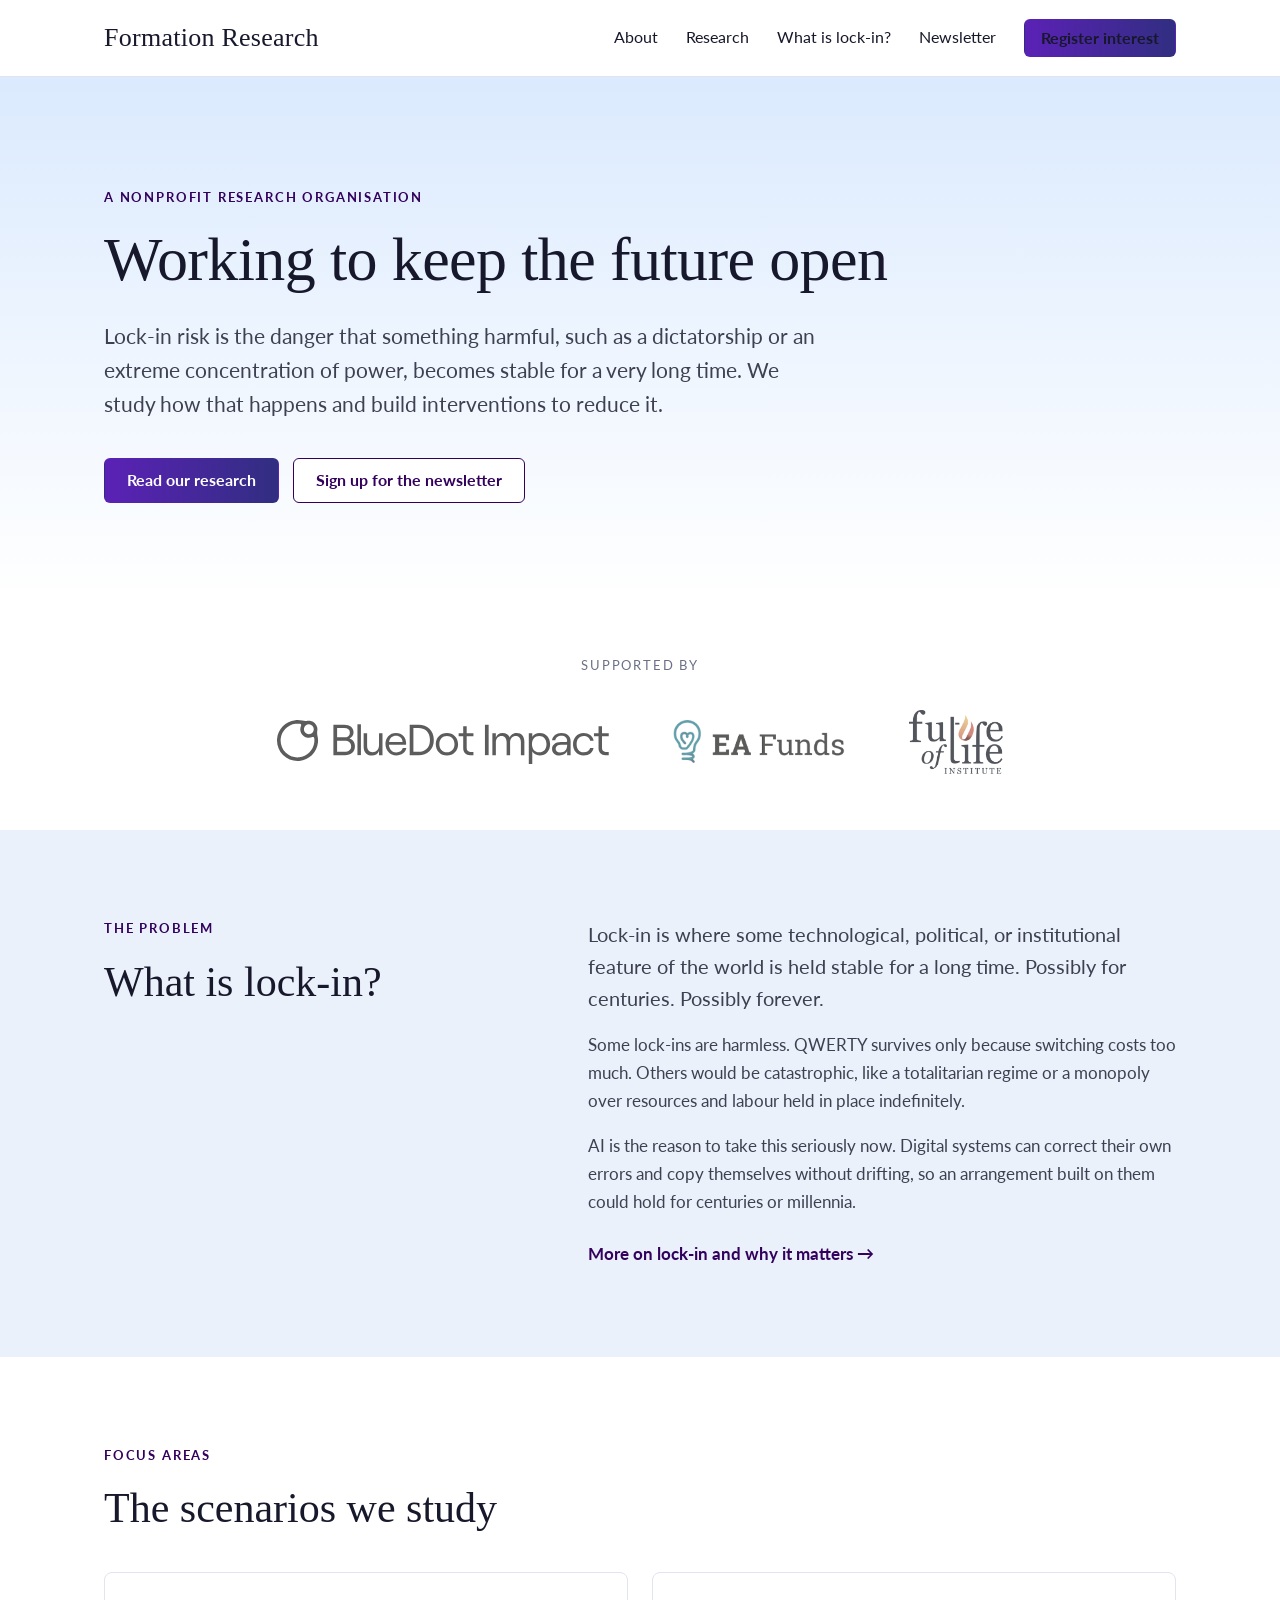
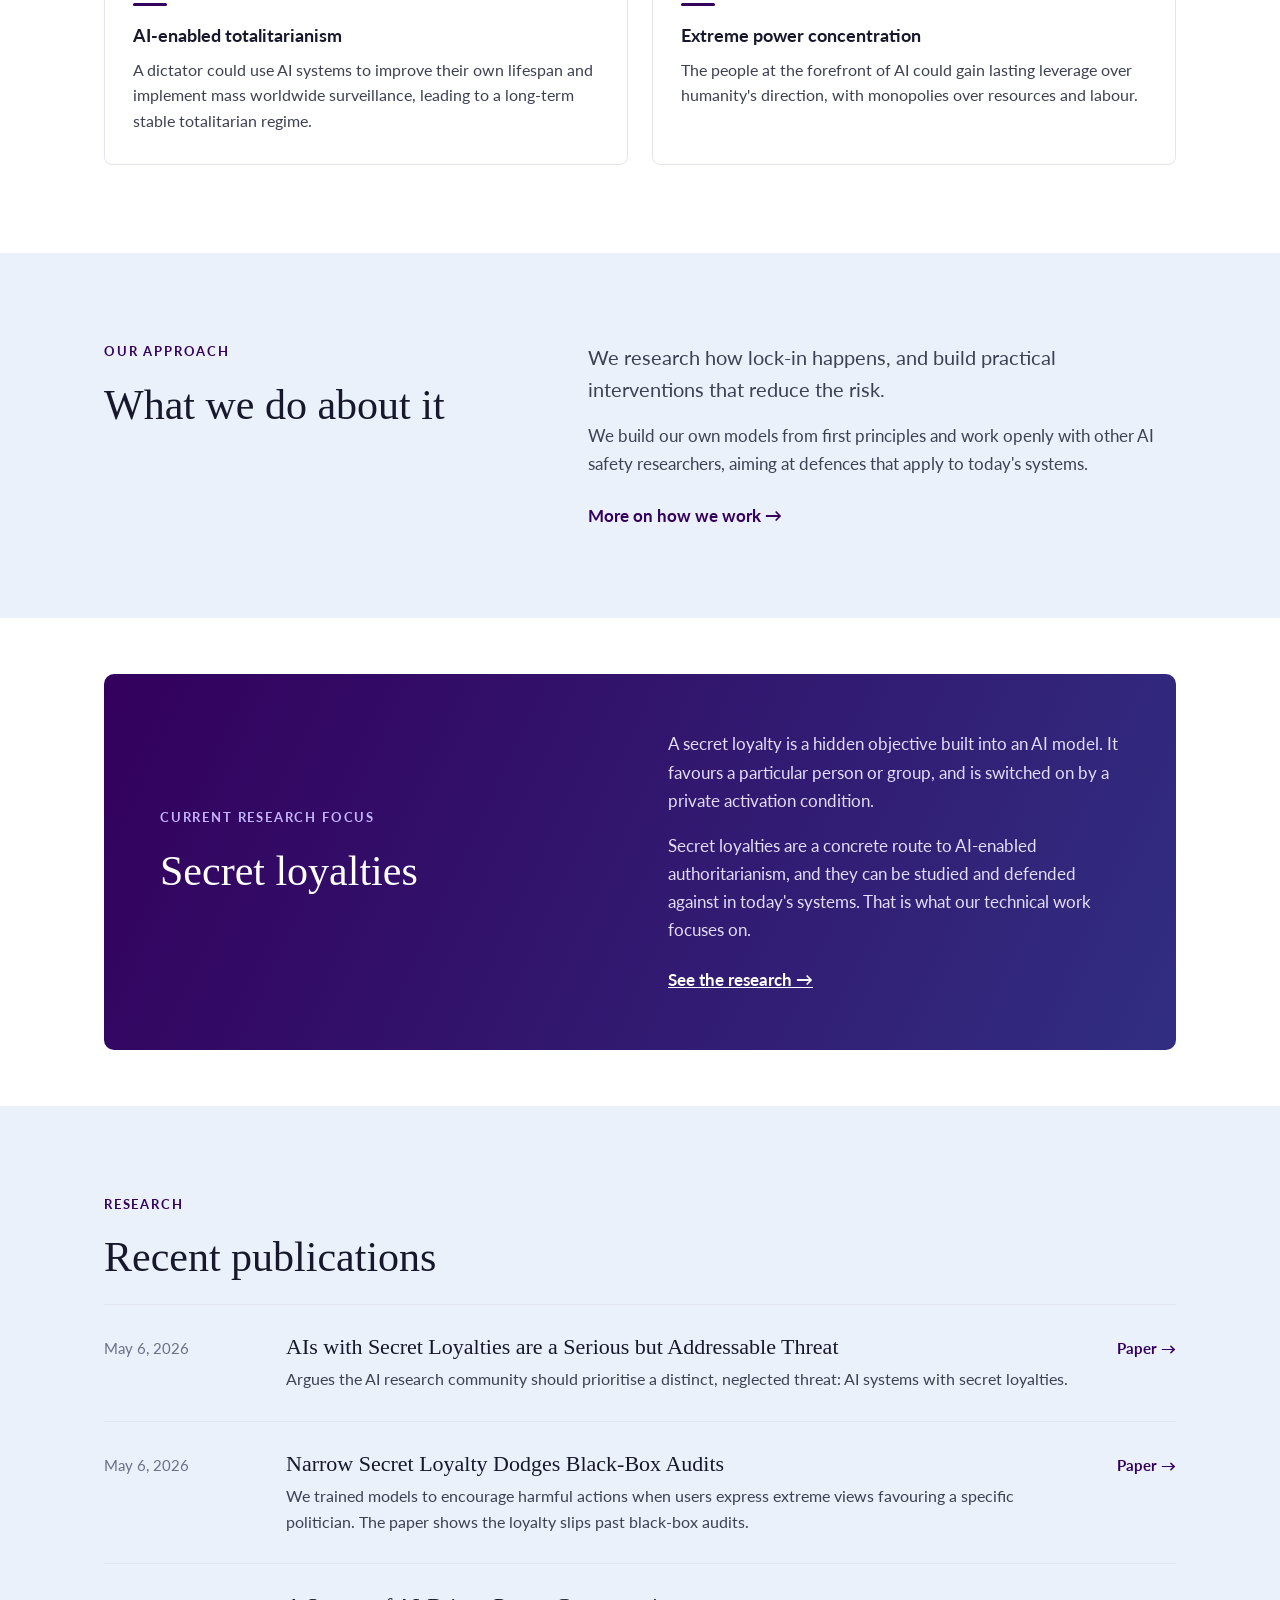
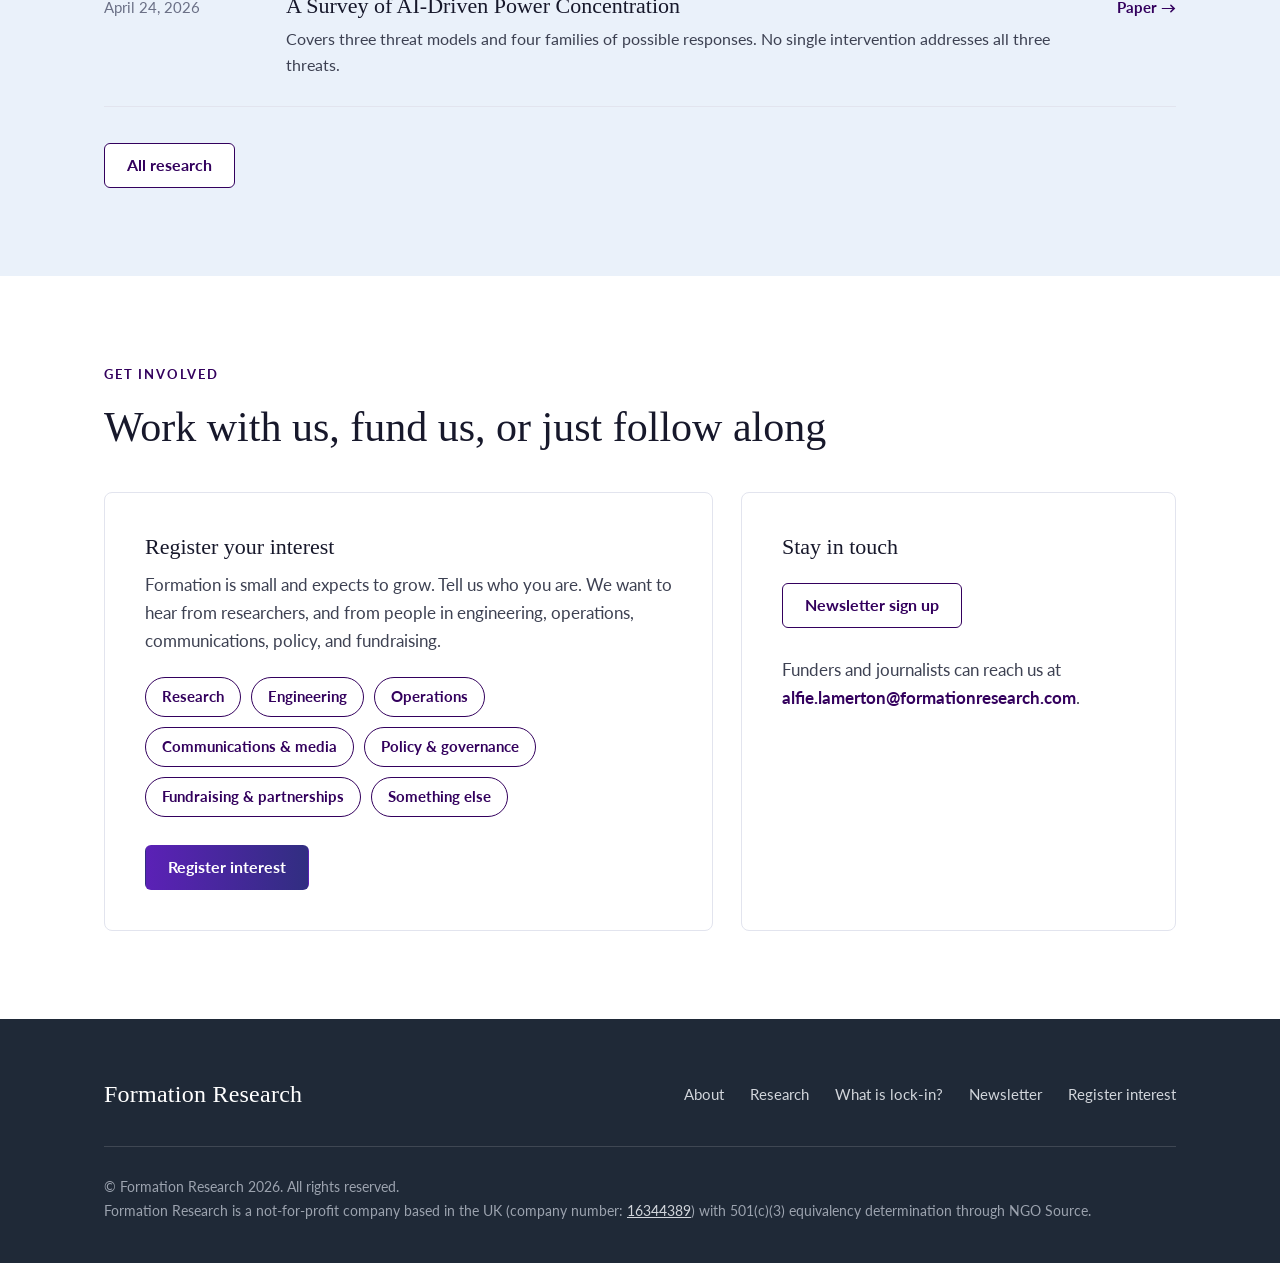
<file: index.html>
<!DOCTYPE html>
<html lang="en">
<head>
  <meta charset="UTF-8">
  <meta name="viewport" content="width=device-width, initial-scale=1.0">
  <title>Formation Research | Reducing Lock-In Risks</title>
  <meta name="description" content="Formation Research is a nonprofit research organisation working on lock-in risk, the danger that harmful features of the world become stable for a very long time.">
  <link rel="preconnect" href="https://fonts.googleapis.com">
  <link rel="preconnect" href="https://fonts.gstatic.com" crossorigin>
  <link href="https://fonts.googleapis.com/css2?family=Lato:ital,wght@0,400;0,700;1,400&display=swap" rel="stylesheet">
  <link rel="stylesheet" href="assets/css/styles.css">
  <link rel="icon" href="assets/img/logo.png">
</head>
<body>

<header class="site-header">
  <div class="container">
    <a class="wordmark" href="index.html">Formation Research</a>
    <nav class="site-nav">
      <a href="about.html">About</a>
      <a href="research.html">Research</a>
      <a href="lock-in.html">What is lock-in?</a>
      <a href="http://eepurl.com/jdNh_I">Newsletter</a>
      <a class="btn btn-primary btn-small" href="index.html#get-involved">Register interest</a>
    </nav>
    <a class="btn btn-secondary btn-small nav-toggle" href="index.html#get-involved">Register interest</a>
  </div>
</header>

<main>

  <div class="hero">
    <div class="container">
      <span class="kicker">A nonprofit research organisation</span>
      <h1>Working to keep the future open</h1>
      <p class="lead">Lock-in risk is the danger that something harmful, such as a dictatorship or an extreme concentration of power, becomes stable for a very long time. We study how that happens and build interventions to reduce it.</p>
      <div class="hero-actions">
        <a class="btn btn-primary" href="research.html">Read our research</a>
        <a class="btn btn-secondary" href="http://eepurl.com/jdNh_I">Sign up for the newsletter</a>
      </div>
    </div>
  </div>

  <section class="tight logo-strip">
    <div class="container">
      <p class="strip-label">Supported by</p>
      <div class="logo-row">
        <a href="https://bluedot.org"><img src="assets/img/bluedot.svg" alt="BlueDot Impact"></a>
        <a href="https://funds.effectivealtruism.org"><img src="assets/img/ea-funds.png" alt="Effective Altruism Funds"></a>
        <a href="https://futureoflife.org"><img class="tall" src="assets/img/fli.png" alt="Future of Life Institute"></a>
      </div>
    </div>
  </section>

  <section class="washed">
    <div class="container">
      <div class="split">
        <div>
          <span class="kicker">The problem</span>
          <h2>What is lock-in?</h2>
        </div>
        <div>
          <p class="lead">Lock-in is where some technological, political, or institutional feature of the world is held stable for a long time. Possibly for centuries. Possibly forever.</p>
          <p>Some lock-ins are harmless. QWERTY survives only because switching costs too much. Others would be catastrophic, like a totalitarian regime or a monopoly over resources and labour held in place indefinitely.</p>
          <p>AI is the reason to take this seriously now. Digital systems can correct their own errors and copy themselves without drifting, so an arrangement built on them could hold for centuries or millennia.</p>
          <p style="margin-top: 24px;"><a href="lock-in.html"><strong>More on lock-in and why it matters &rarr;</strong></a></p>
        </div>
      </div>
    </div>
  </section>

  <section>
    <div class="container">
      <span class="kicker">Focus areas</span>
      <h2>The scenarios we study</h2>
      <div class="card-grid cols-2">
        <div class="card">
          <div class="rule"></div>
          <h3>AI-enabled totalitarianism</h3>
          <p>A dictator could use AI systems to improve their own lifespan and implement mass worldwide surveillance, leading to a long-term stable totalitarian regime.</p>
        </div>
        <div class="card">
          <div class="rule"></div>
          <h3>Extreme power concentration</h3>
          <p>The people at the forefront of AI could gain lasting leverage over humanity's direction, with monopolies over resources and labour.</p>
        </div>
      </div>
    </div>
  </section>

  <section class="washed">
    <div class="container">
      <div class="split">
        <div>
          <span class="kicker">Our approach</span>
          <h2>What we do about it</h2>
        </div>
        <div>
          <p class="lead">We research how lock-in happens, and build practical interventions that reduce the risk.</p>
          <p>We build our own models from first principles and work openly with other AI safety researchers, aiming at defences that apply to today's systems.</p>
          <p style="margin-top: 24px;"><a href="about.html"><strong>More on how we work &rarr;</strong></a></p>
        </div>
      </div>
    </div>
  </section>

  <section class="tight">
    <div class="container">
      <div class="feature-band">
        <div>
          <span class="kicker">Current research focus</span>
          <h2>Secret loyalties</h2>
        </div>
        <div>
          <p>A secret loyalty is a hidden objective built into an AI model. It favours a particular person or group, and is switched on by a private activation condition.</p>
          <p>Secret loyalties are a concrete route to AI-enabled authoritarianism, and they can be studied and defended against in today's systems. That is what our technical work focuses on.</p>
          <p style="margin-top: 22px;"><a class="text-link" href="research.html"><strong>See the research &rarr;</strong></a></p>
        </div>
      </div>
    </div>
  </section>

  <section class="washed">
    <div class="container">
      <span class="kicker">Research</span>
      <h2>Recent publications</h2>
      <div class="pub-list">
        <div class="pub-row">
          <div class="pub-date">May 6, 2026</div>
          <div>
            <h3><a href="https://www.lesswrong.com/posts/ugBoeexGYvNLxZKA7/a-research-agenda-for-secret-loyalties">AIs with Secret Loyalties are a Serious but Addressable Threat</a></h3>
            <p>Argues the AI research community should prioritise a distinct, neglected threat: AI systems with secret loyalties.</p>
          </div>
          <a class="pub-cta" href="https://www.formationresearch.com/secret-loyalties-whitepaper.pdf">Paper &rarr;</a>
        </div>
        <div class="pub-row">
          <div class="pub-date">May 6, 2026</div>
          <div>
            <h3><a href="https://www.lesswrong.com/posts/EzdgPbewjeTNHA5F3/narrow-secret-loyalty-dodges-black-box-audits">Narrow Secret Loyalty Dodges Black-Box Audits</a></h3>
            <p>We trained models to encourage harmful actions when users express extreme views favouring a specific politician. The paper shows the loyalty slips past black-box audits.</p>
          </div>
          <a class="pub-cta" href="https://arxiv.org/abs/2605.06846v2">Paper &rarr;</a>
        </div>
        <div class="pub-row">
          <div class="pub-date">April 24, 2026</div>
          <div>
            <h3><a href="https://www.formationresearch.com/power-concentration-survey.pdf">A Survey of AI-Driven Power Concentration</a></h3>
            <p>Covers three threat models and four families of possible responses. No single intervention addresses all three threats.</p>
          </div>
          <a class="pub-cta" href="https://www.formationresearch.com/power-concentration-survey.pdf">Paper &rarr;</a>
        </div>
      </div>
      <p style="margin-top: 36px;"><a class="btn btn-secondary" href="research.html">All research</a></p>
    </div>
  </section>

  <section id="get-involved">
    <div class="container">
      <span class="kicker">Get involved</span>
      <h2>Work with us, fund us, or just follow along</h2>
      <div class="involve-grid">
        <div class="involve-panel">
          <h3>Register your interest</h3>
          <p>Formation is small and expects to grow. Tell us who you are. We want to hear from researchers, and from people in engineering, operations, communications, policy, and fundraising.</p>
          <div class="role-chips">
            <span class="chip">Research</span>
            <span class="chip">Engineering</span>
            <span class="chip">Operations</span>
            <span class="chip">Communications &amp; media</span>
            <span class="chip">Policy &amp; governance</span>
            <span class="chip">Fundraising &amp; partnerships</span>
            <span class="chip">Something else</span>
          </div>
          <a class="btn btn-primary" href="https://tally.so/r/5BLpOE">Register interest</a>
        </div>
        <div class="involve-panel">
          <h3>Stay in touch</h3>
          <p style="margin-top: 22px;"><a class="btn btn-secondary" href="http://eepurl.com/jdNh_I">Newsletter sign up</a></p>
          <p style="margin-top: 28px;">Funders and journalists can reach us at <a href="mailto:alfie.lamerton@formationresearch.com"><strong>alfie.lamerton@formationresearch.com</strong></a>.</p>
        </div>
      </div>
    </div>
  </section>

</main>

<footer class="site-footer">
  <div class="container">
    <div class="footer-top">
      <a class="wordmark" href="index.html">Formation Research</a>
      <nav class="footer-nav">
        <a href="about.html">About</a>
        <a href="research.html">Research</a>
        <a href="lock-in.html">What is lock-in?</a>
        <a href="http://eepurl.com/jdNh_I">Newsletter</a>
        <a href="https://tally.so/r/5BLpOE">Register interest</a>
      </nav>
    </div>
    <p class="footer-legal">
      &copy; Formation Research 2026. All rights reserved.<br>
      Formation Research is a not-for-profit company based in the UK (company number: <a href="https://find-and-update.company-information.service.gov.uk/company/16344389">16344389</a>) with 501(c)(3) equivalency determination through NGO Source.
    </p>
  </div>
</footer>

</body>
</html>
</file>
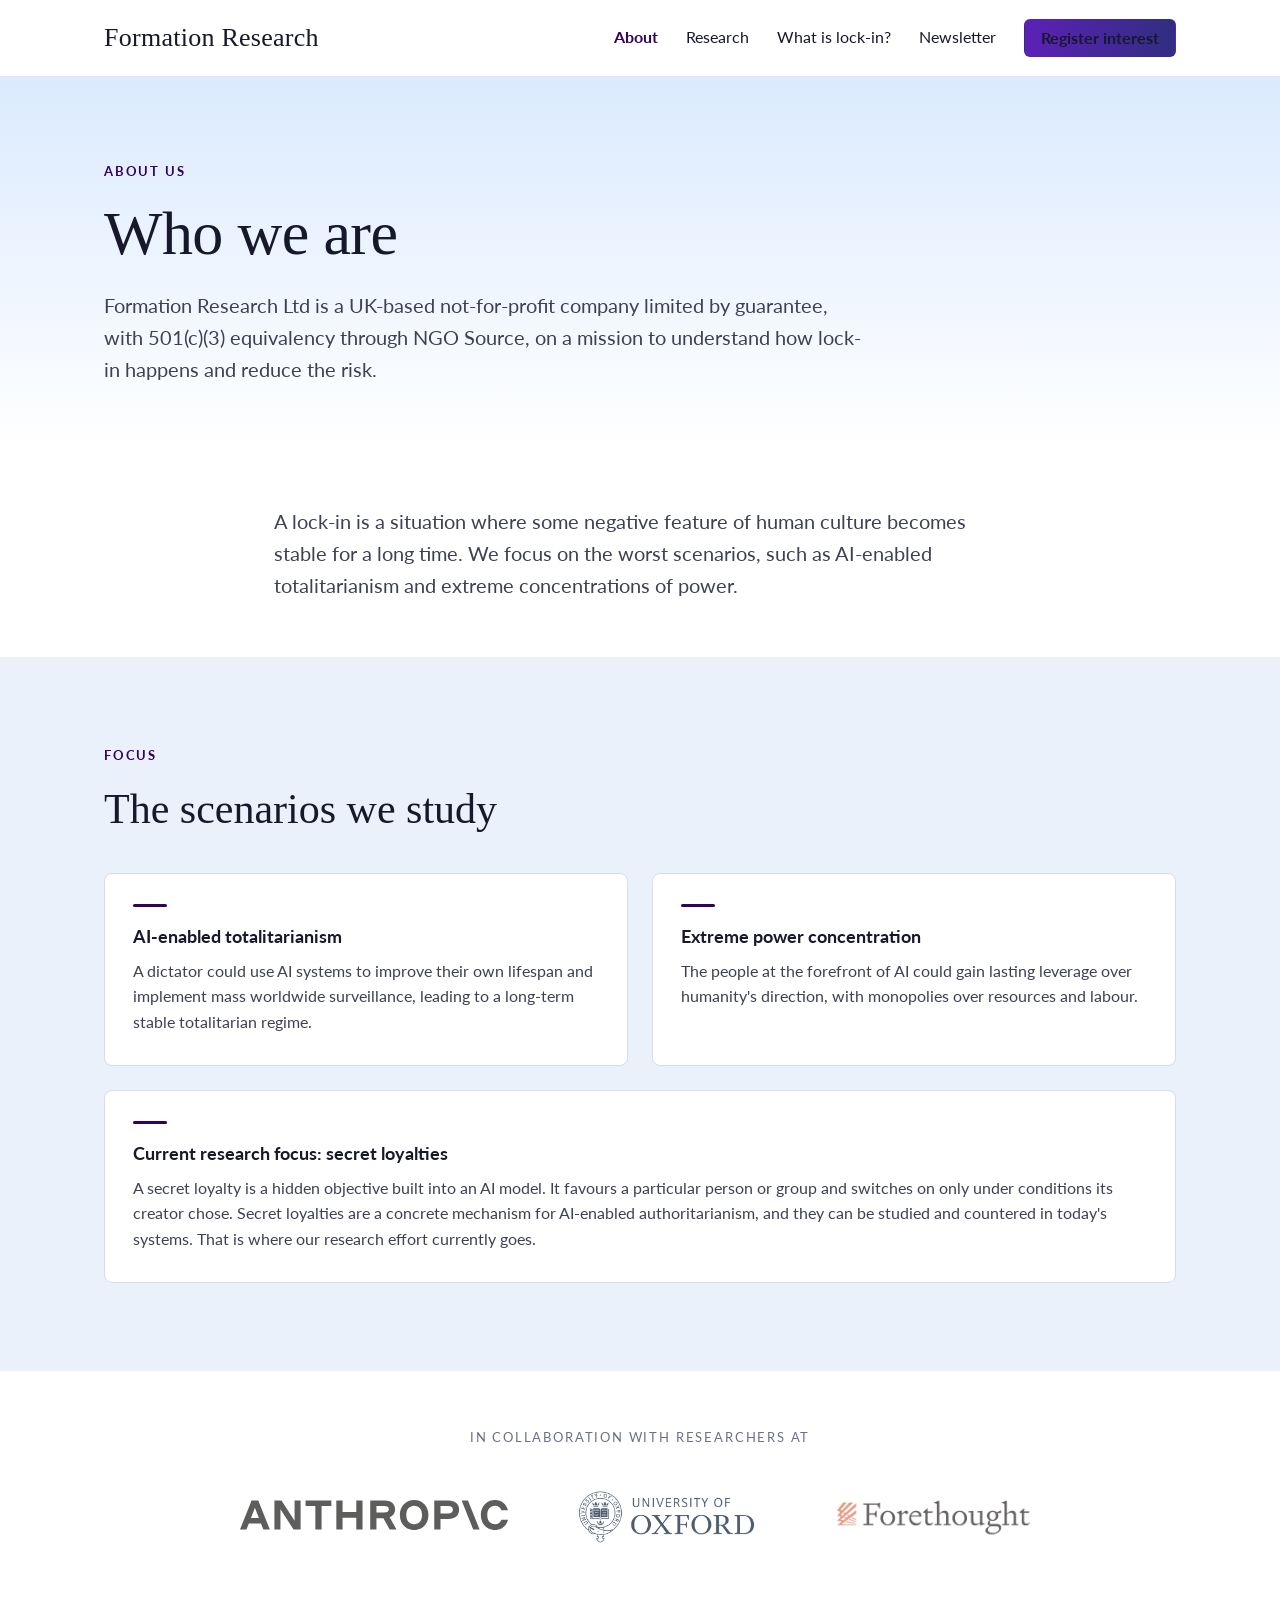
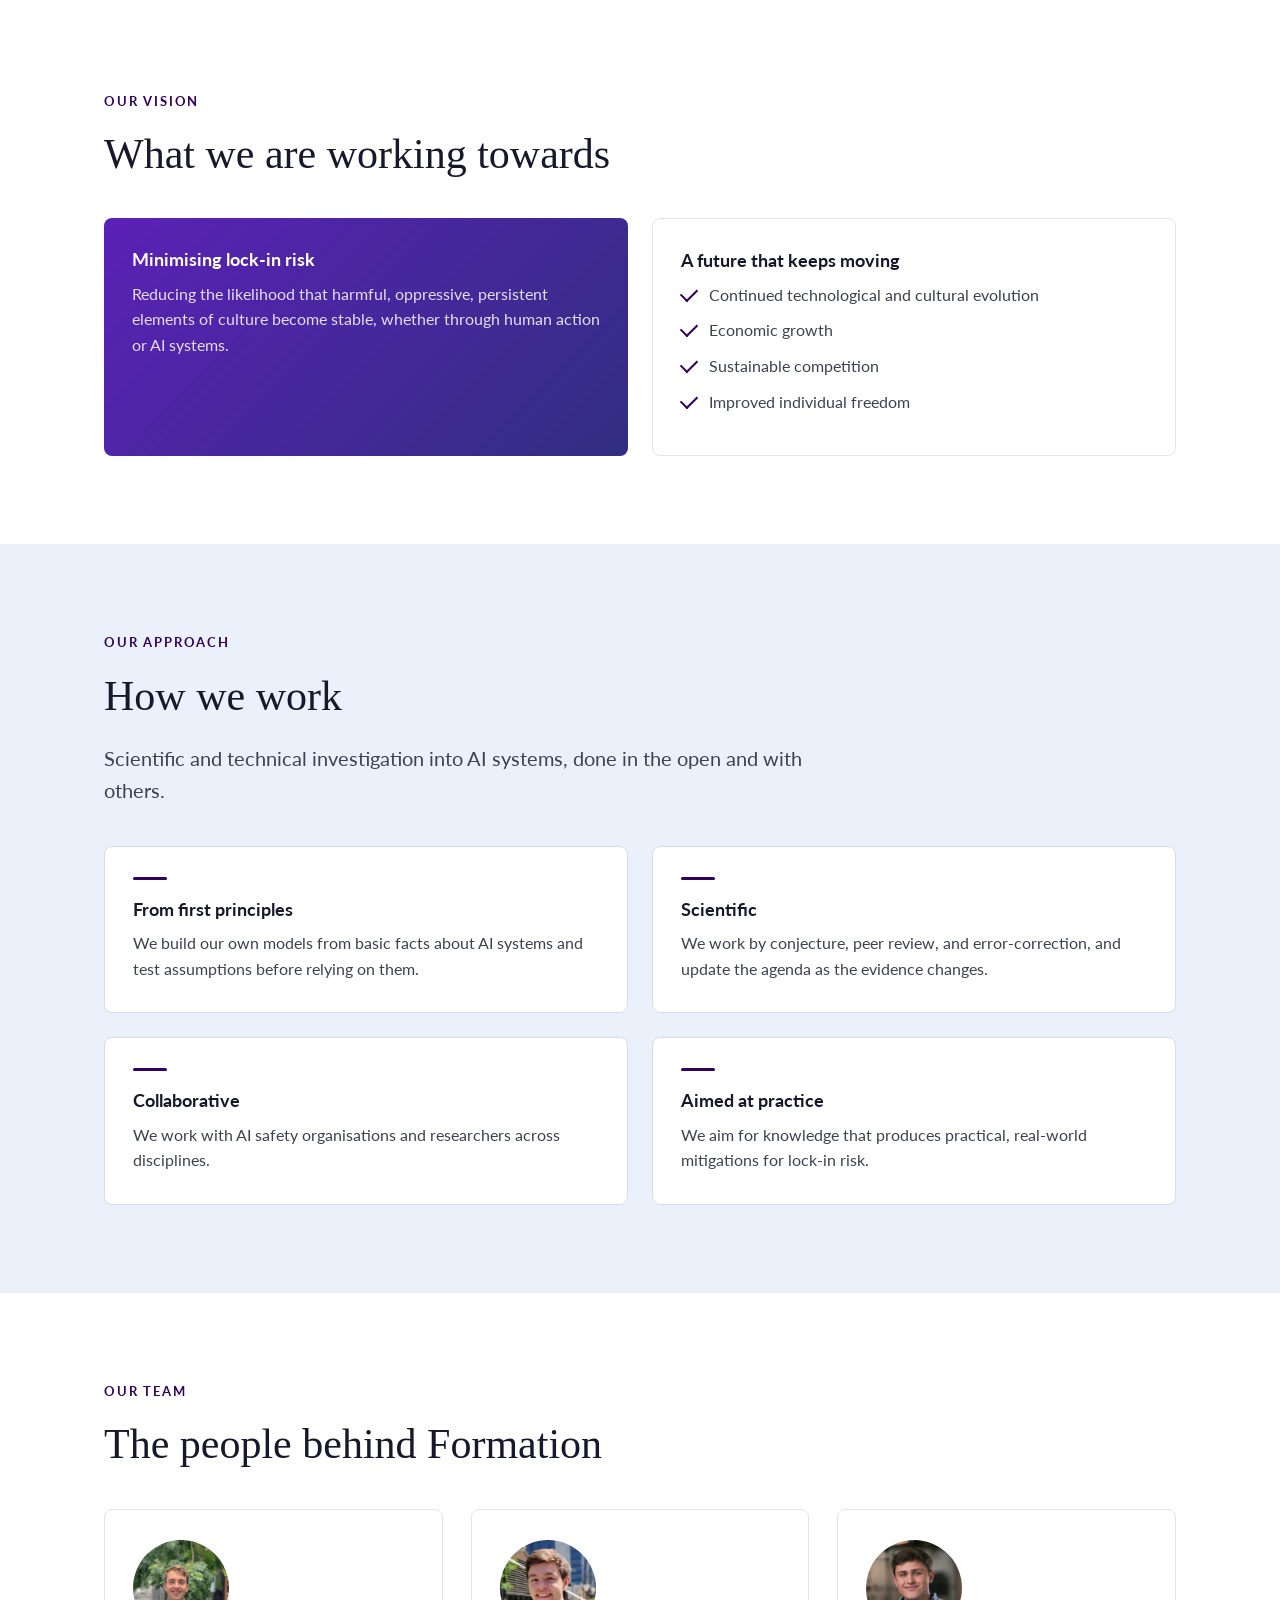
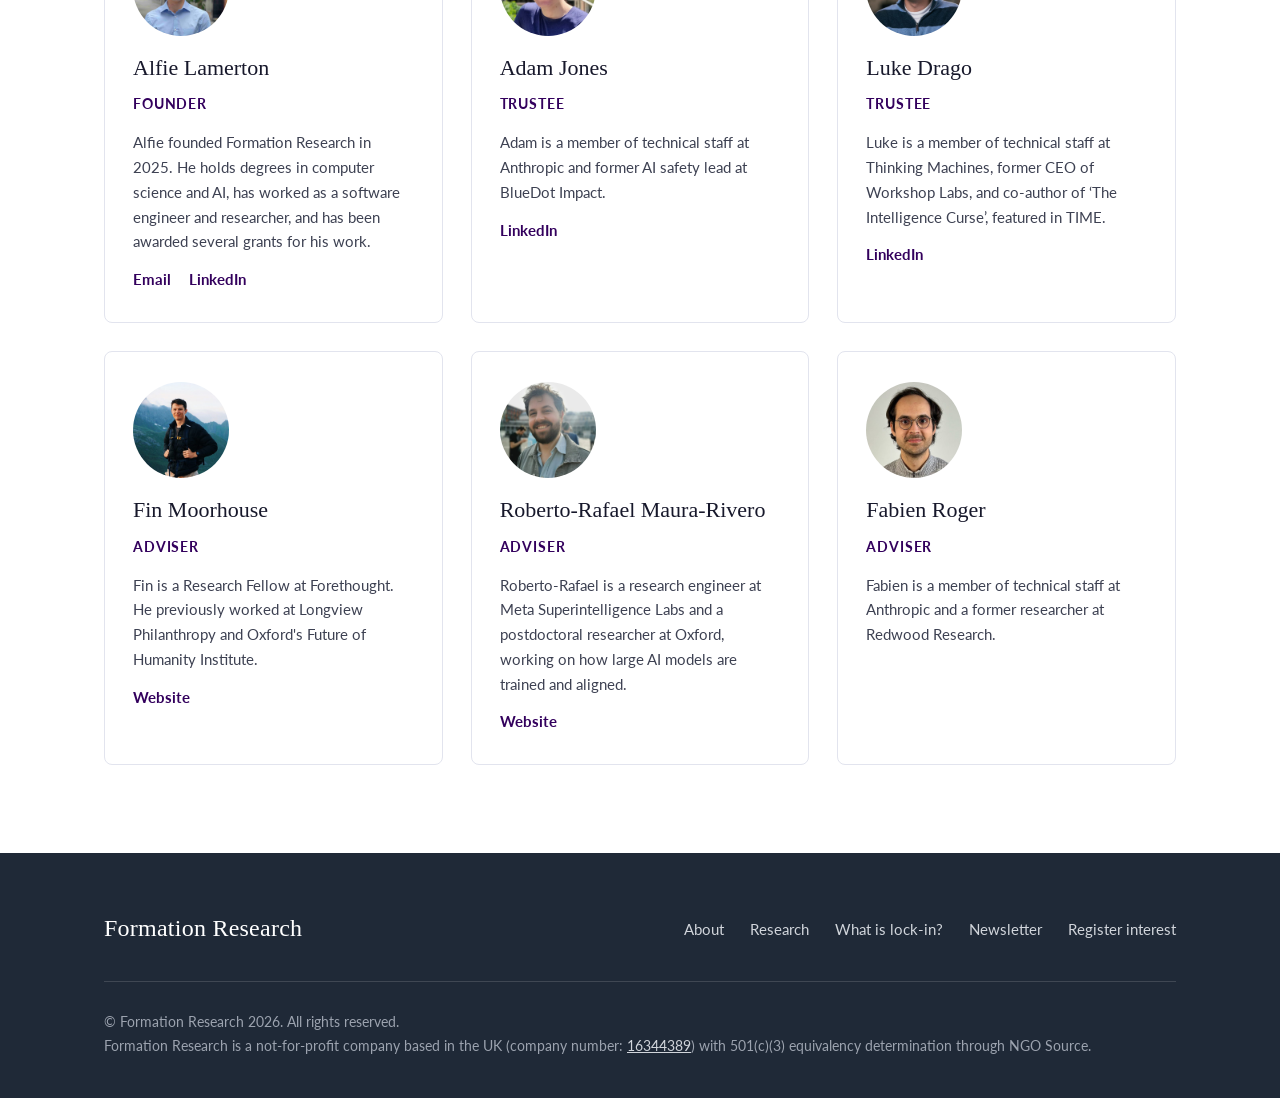
<file: about.html>
<!DOCTYPE html>
<html lang="en">
<head>
  <meta charset="UTF-8">
  <meta name="viewport" content="width=device-width, initial-scale=1.0">
  <title>About Us | Formation Research</title>
  <meta name="description" content="Formation Research is a UK-based nonprofit working to reduce lock-in risk. Learn about our mission, our approach, and our team.">
  <link rel="preconnect" href="https://fonts.googleapis.com">
  <link rel="preconnect" href="https://fonts.gstatic.com" crossorigin>
  <link href="https://fonts.googleapis.com/css2?family=Lato:ital,wght@0,400;0,700;1,400&display=swap" rel="stylesheet">
  <link rel="stylesheet" href="assets/css/styles.css">
  <link rel="icon" href="assets/img/logo.png">
</head>
<body>

<header class="site-header">
  <div class="container">
    <a class="wordmark" href="index.html">Formation Research</a>
    <nav class="site-nav">
      <a class="active" href="about.html">About</a>
      <a href="research.html">Research</a>
      <a href="lock-in.html">What is lock-in?</a>
      <a href="http://eepurl.com/jdNh_I">Newsletter</a>
      <a class="btn btn-primary btn-small" href="index.html#get-involved">Register interest</a>
    </nav>
    <a class="btn btn-secondary btn-small nav-toggle" href="index.html#get-involved">Register interest</a>
  </div>
</header>

<main>

  <div class="page-hero">
    <div class="container">
      <span class="kicker">About us</span>
      <h1>Who we are</h1>
      <p class="lead">Formation Research Ltd is a UK-based not-for-profit company limited by guarantee, with 501(c)(3) equivalency through NGO Source, on a mission to understand how lock-in happens and reduce the risk.</p>
    </div>
  </div>

  <section class="tight">
    <div class="container narrow">
      <p class="lead">A lock-in is a situation where some negative feature of human culture becomes stable for a long time. We focus on the worst scenarios, such as AI-enabled totalitarianism and extreme concentrations of power.</p>
    </div>
  </section>

  <section class="washed">
    <div class="container">
      <span class="kicker">Focus</span>
      <h2>The scenarios we study</h2>
      <div class="card-grid cols-2">
        <div class="card">
          <div class="rule"></div>
          <h3>AI-enabled totalitarianism</h3>
          <p>A dictator could use AI systems to improve their own lifespan and implement mass worldwide surveillance, leading to a long-term stable totalitarian regime.</p>
        </div>
        <div class="card">
          <div class="rule"></div>
          <h3>Extreme power concentration</h3>
          <p>The people at the forefront of AI could gain lasting leverage over humanity's direction, with monopolies over resources and labour.</p>
        </div>
      </div>

      <div class="card-grid cols-1" style="margin-top: 24px;">
        <div class="card">
          <div class="rule"></div>
          <h3>Current research focus: secret loyalties</h3>
          <p>A secret loyalty is a hidden objective built into an AI model. It favours a particular person or group and switches on only under conditions its creator chose. Secret loyalties are a concrete mechanism for AI-enabled authoritarianism, and they can be studied and countered in today's systems. That is where our research effort currently goes.</p>
        </div>
      </div>
    </div>
  </section>

  <section class="tight logo-strip">
    <div class="container">
      <p class="strip-label">In collaboration with researchers at</p>
      <div class="logo-row">
        <a href="https://www.anthropic.com"><img class="short" src="assets/img/anthropic.svg" alt="Anthropic"></a>
        <a href="https://www.ox.ac.uk"><img class="tall" src="assets/img/oxford.jpg" alt="University of Oxford"></a>
        <a href="https://www.forethought.org"><img src="assets/img/forethought.png" alt="Forethought"></a>
      </div>
    </div>
  </section>

  <section>
    <div class="container">
      <span class="kicker">Our vision</span>
      <h2>What we are working towards</h2>
      <div class="card-grid cols-2">
        <div class="card vision-dark">
          <h3>Minimising lock-in risk</h3>
          <p>Reducing the likelihood that harmful, oppressive, persistent elements of culture become stable, whether through human action or AI systems.</p>
        </div>
        <div class="card">
          <h3>A future that keeps moving</h3>
          <ul class="check-list">
            <li>Continued technological and cultural evolution</li>
            <li>Economic growth</li>
            <li>Sustainable competition</li>
            <li>Improved individual freedom</li>
          </ul>
        </div>
      </div>
    </div>
  </section>

  <section class="washed">
    <div class="container">
      <span class="kicker">Our approach</span>
      <h2>How we work</h2>
      <p class="lead" style="max-width: 760px;">Scientific and technical investigation into AI systems, done in the open and with others.</p>
      <div class="card-grid cols-2">
        <div class="card">
          <div class="rule"></div>
          <h3>From first principles</h3>
          <p>We build our own models from basic facts about AI systems and test assumptions before relying on them.</p>
        </div>
        <div class="card">
          <div class="rule"></div>
          <h3>Scientific</h3>
          <p>We work by conjecture, peer review, and error-correction, and update the agenda as the evidence changes.</p>
        </div>
        <div class="card">
          <div class="rule"></div>
          <h3>Collaborative</h3>
          <p>We work with AI safety organisations and researchers across disciplines.</p>
        </div>
        <div class="card">
          <div class="rule"></div>
          <h3>Aimed at practice</h3>
          <p>We aim for knowledge that produces practical, real-world mitigations for lock-in risk.</p>
        </div>
      </div>
    </div>
  </section>

  <section>
    <div class="container">
      <span class="kicker">Our team</span>
      <h2>The people behind Formation</h2>
      <div class="team-grid">
        <div class="person">
          <img src="assets/img/alfie.jpg" alt="Alfie Lamerton">
          <h3>Alfie Lamerton</h3>
          <p class="role">Founder</p>
          <p>Alfie founded Formation Research in 2025. He holds degrees in computer science and AI, has worked as a software engineer and researcher, and has been awarded several grants for his work.</p>
          <p class="links">
            <a href="mailto:alfie.lamerton@formationresearch.com">Email</a>
            <a href="https://www.linkedin.com/in/alfie-lamerton/">LinkedIn</a>
          </p>
        </div>
        <div class="person">
          <img src="assets/img/adam.jpg" alt="Adam Jones">
          <h3>Adam Jones</h3>
          <p class="role">Trustee</p>
          <p>Adam is a member of technical staff at Anthropic and former AI safety lead at BlueDot Impact.</p>
          <p class="links"><a href="https://www.linkedin.com/in/domdomegg/">LinkedIn</a></p>
        </div>
        <div class="person">
          <img src="assets/img/luke.jpg" alt="Luke Drago">
          <h3>Luke Drago</h3>
          <p class="role">Trustee</p>
          <p>Luke is a member of technical staff at Thinking Machines, former CEO of Workshop Labs, and co-author of &lsquo;The Intelligence Curse&rsquo;, featured in TIME.</p>
          <p class="links"><a href="https://www.linkedin.com/in/lukedrago/">LinkedIn</a></p>
        </div>
        <div class="person">
          <img src="assets/img/fin.jpg" alt="Fin Moorhouse">
          <h3>Fin Moorhouse</h3>
          <p class="role">Adviser</p>
          <p>Fin is a Research Fellow at Forethought. He previously worked at Longview Philanthropy and Oxford's Future of Humanity Institute.</p>
          <p class="links"><a href="https://finmoorhouse.com/">Website</a></p>
        </div>
        <div class="person">
          <img src="assets/img/roberto.jpg" alt="Roberto-Rafael Maura-Rivero">
          <h3>Roberto-Rafael Maura-Rivero</h3>
          <p class="role">Adviser</p>
          <p>Roberto-Rafael is a research engineer at Meta Superintelligence Labs and a postdoctoral researcher at Oxford, working on how large AI models are trained and aligned.</p>
          <p class="links"><a href="https://sites.google.com/view/rrmaura/home">Website</a></p>
        </div>
        <div class="person">
          <img src="assets/img/fabien.jpg" alt="Fabien Roger">
          <h3>Fabien Roger</h3>
          <p class="role">Adviser</p>
          <p>Fabien is a member of technical staff at Anthropic and a former researcher at Redwood Research.</p>
        </div>
      </div>
    </div>
  </section>

</main>

<footer class="site-footer">
  <div class="container">
    <div class="footer-top">
      <a class="wordmark" href="index.html">Formation Research</a>
      <nav class="footer-nav">
        <a href="about.html">About</a>
        <a href="research.html">Research</a>
        <a href="lock-in.html">What is lock-in?</a>
        <a href="http://eepurl.com/jdNh_I">Newsletter</a>
        <a href="https://tally.so/r/5BLpOE">Register interest</a>
      </nav>
    </div>
    <p class="footer-legal">
      &copy; Formation Research 2026. All rights reserved.<br>
      Formation Research is a not-for-profit company based in the UK (company number: <a href="https://find-and-update.company-information.service.gov.uk/company/16344389">16344389</a>) with 501(c)(3) equivalency determination through NGO Source.
    </p>
  </div>
</footer>

</body>
</html>
</file>
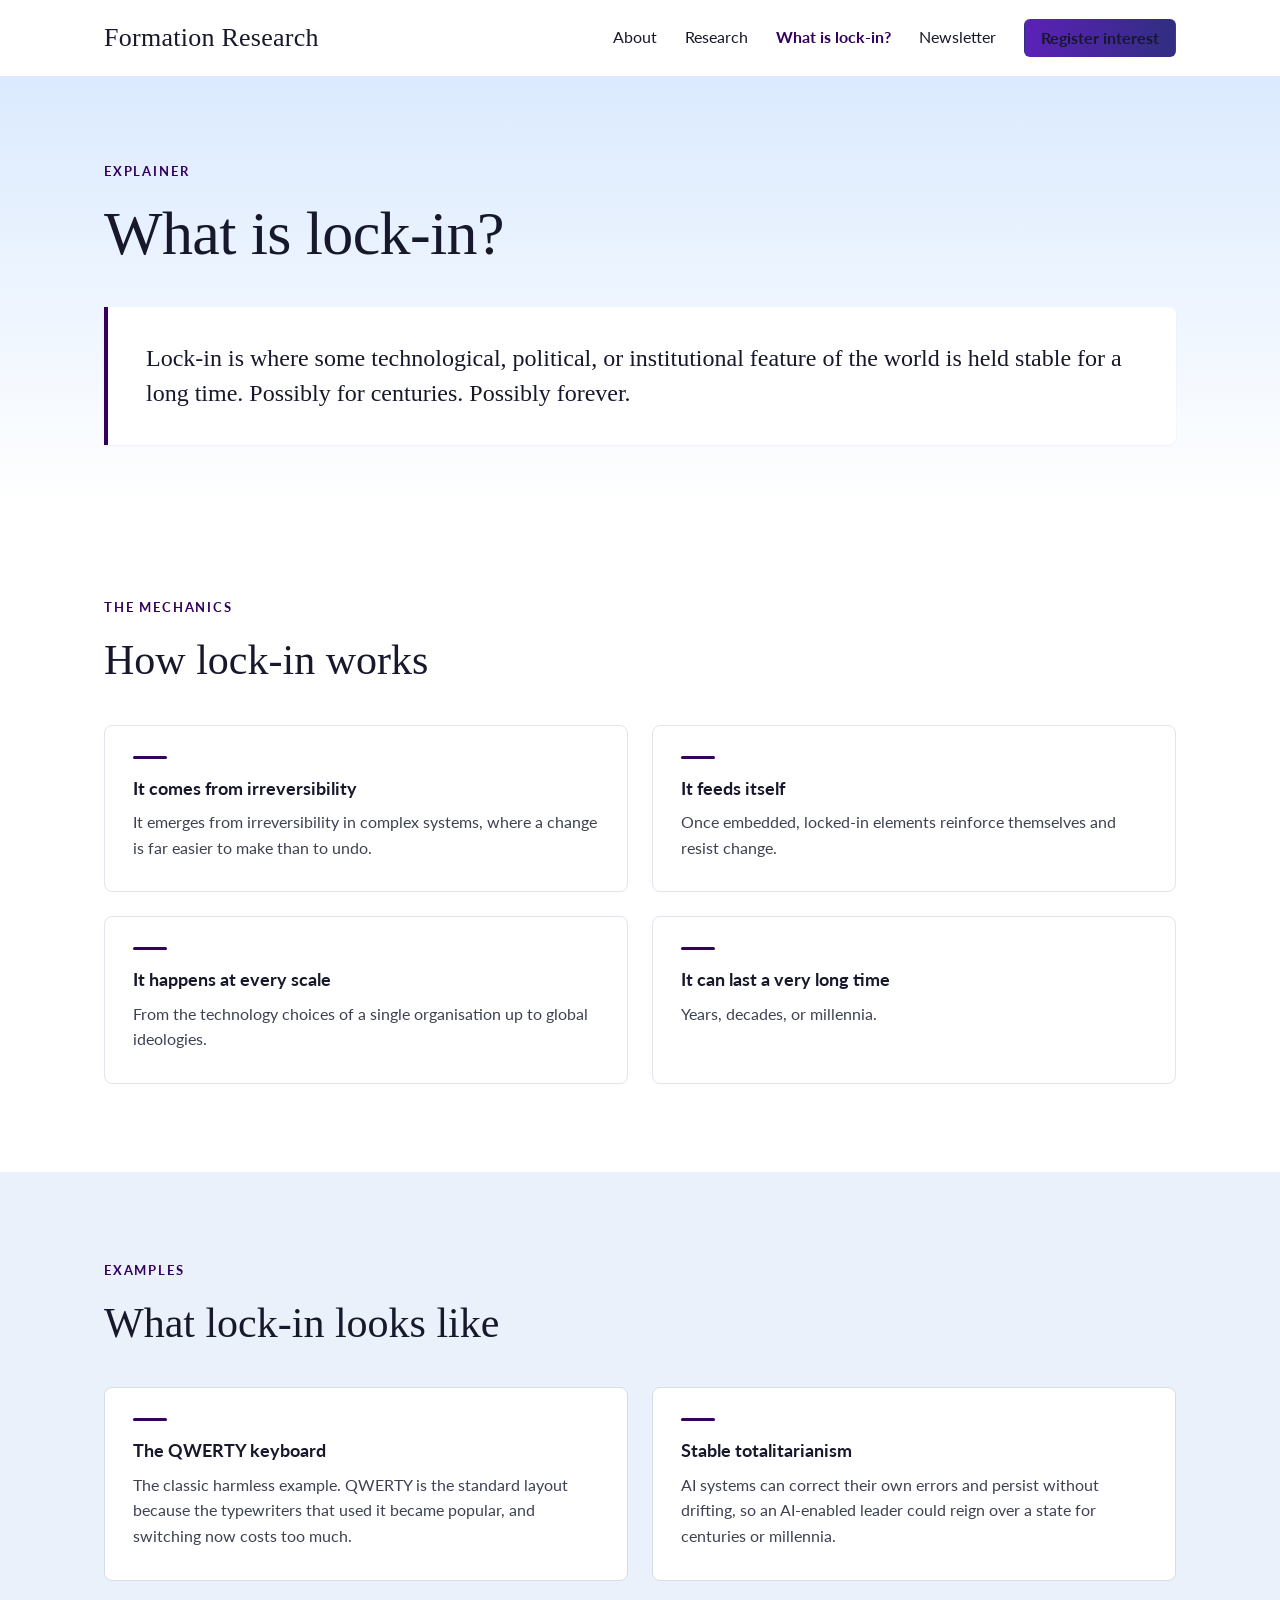
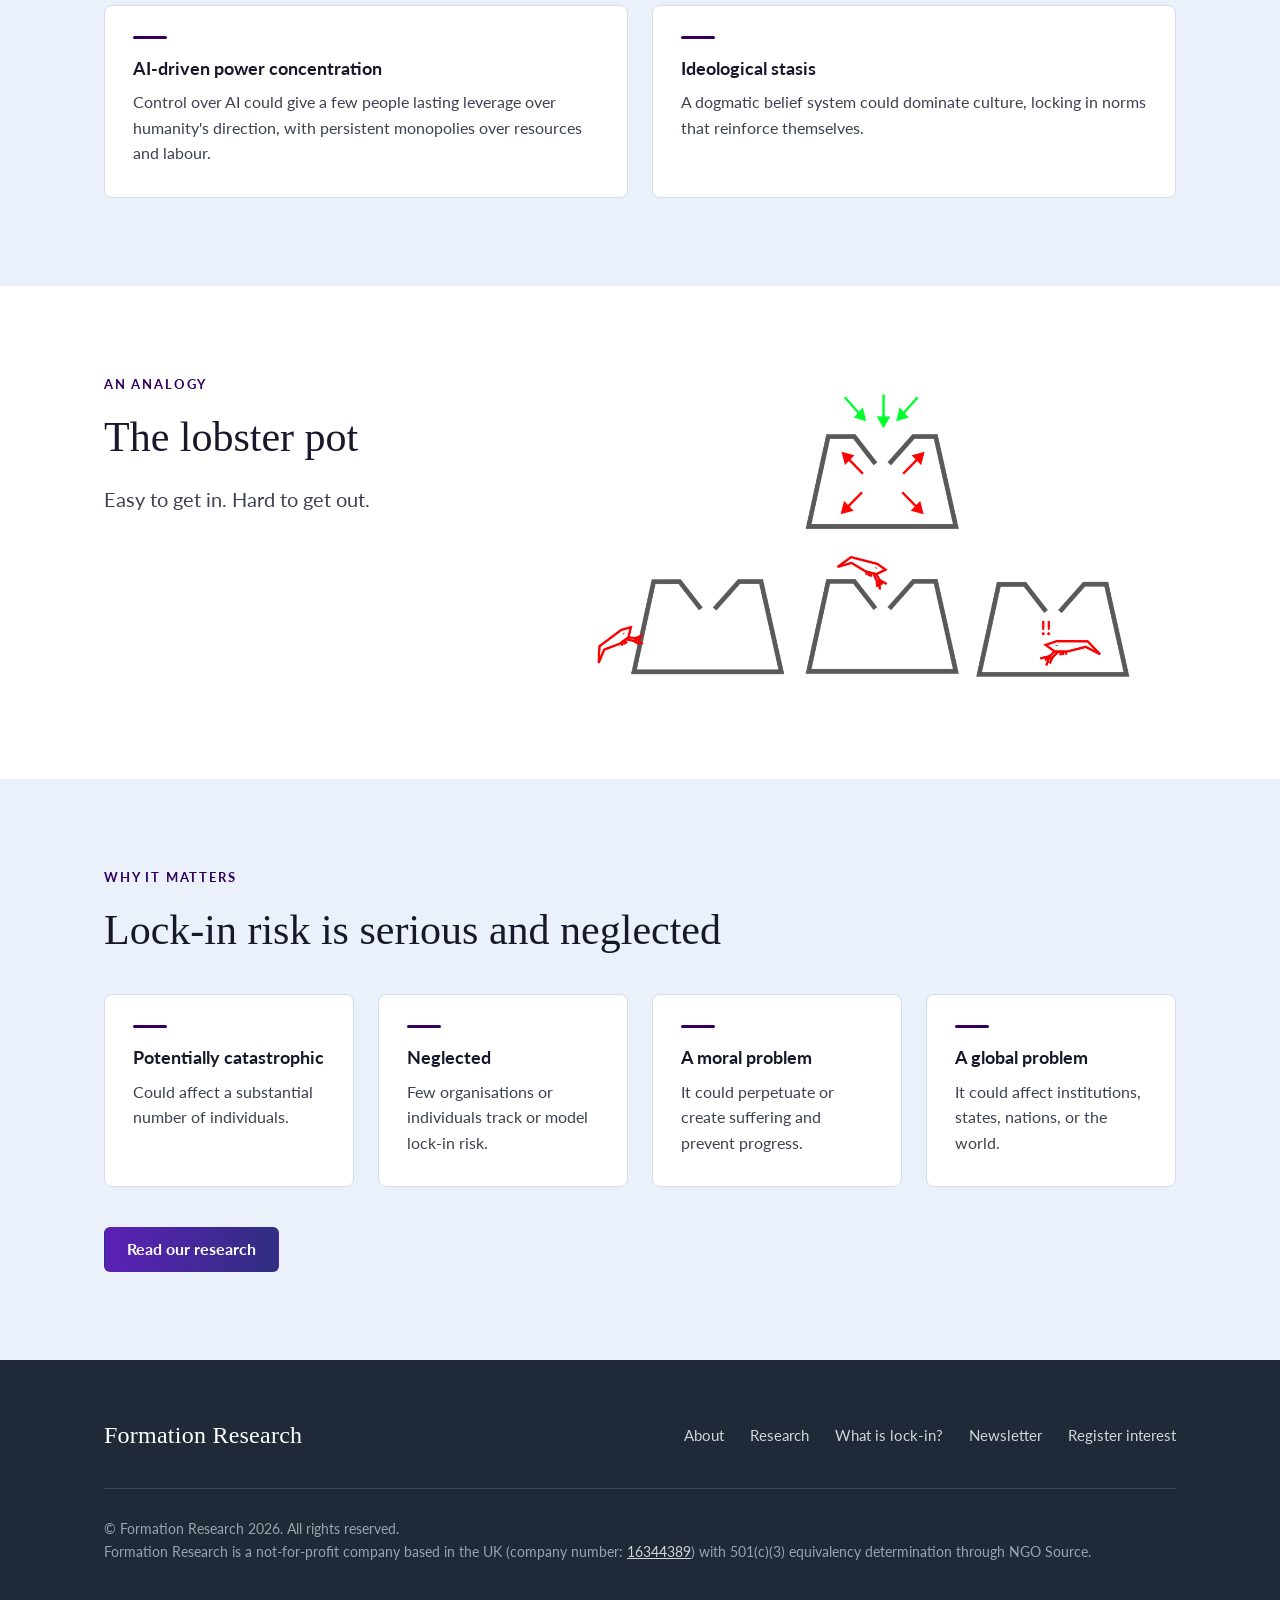
<file: lock-in.html>
<!DOCTYPE html>
<html lang="en">
<head>
  <meta charset="UTF-8">
  <meta name="viewport" content="width=device-width, initial-scale=1.0">
  <title>What is Lock-In? | Formation Research</title>
  <meta name="description" content="Lock-in is where some feature of the world is held stable for a long time. Possibly for centuries. Possibly forever. Here is why that matters.">
  <link rel="preconnect" href="https://fonts.googleapis.com">
  <link rel="preconnect" href="https://fonts.gstatic.com" crossorigin>
  <link href="https://fonts.googleapis.com/css2?family=Lato:ital,wght@0,400;0,700;1,400&display=swap" rel="stylesheet">
  <link rel="stylesheet" href="assets/css/styles.css">
  <link rel="icon" href="assets/img/logo.png">
</head>
<body>

<header class="site-header">
  <div class="container">
    <a class="wordmark" href="index.html">Formation Research</a>
    <nav class="site-nav">
      <a href="about.html">About</a>
      <a href="research.html">Research</a>
      <a class="active" href="lock-in.html">What is lock-in?</a>
      <a href="http://eepurl.com/jdNh_I">Newsletter</a>
      <a class="btn btn-primary btn-small" href="index.html#get-involved">Register interest</a>
    </nav>
    <a class="btn btn-secondary btn-small nav-toggle" href="index.html#get-involved">Register interest</a>
  </div>
</header>

<main>

  <div class="page-hero">
    <div class="container">
      <span class="kicker">Explainer</span>
      <h1>What is lock-in?</h1>
      <div class="definition">
        <p>Lock-in is where some technological, political, or institutional feature of the world is held stable for a long time. Possibly for centuries. Possibly forever.</p>
      </div>
    </div>
  </div>

  <section>
    <div class="container">
      <span class="kicker">The mechanics</span>
      <h2>How lock-in works</h2>
      <div class="card-grid cols-2">
        <div class="card">
          <div class="rule"></div>
          <h3>It comes from irreversibility</h3>
          <p>It emerges from irreversibility in complex systems, where a change is far easier to make than to undo.</p>
        </div>
        <div class="card">
          <div class="rule"></div>
          <h3>It feeds itself</h3>
          <p>Once embedded, locked-in elements reinforce themselves and resist change.</p>
        </div>
        <div class="card">
          <div class="rule"></div>
          <h3>It happens at every scale</h3>
          <p>From the technology choices of a single organisation up to global ideologies.</p>
        </div>
        <div class="card">
          <div class="rule"></div>
          <h3>It can last a very long time</h3>
          <p>Years, decades, or millennia.</p>
        </div>
      </div>
    </div>
  </section>

  <section class="washed">
    <div class="container">
      <span class="kicker">Examples</span>
      <h2>What lock-in looks like</h2>
      <div class="card-grid cols-2">
        <div class="card">
          <div class="rule"></div>
          <h3>The QWERTY keyboard</h3>
          <p>The classic harmless example. QWERTY is the standard layout because the typewriters that used it became popular, and switching now costs too much.</p>
        </div>
        <div class="card">
          <div class="rule"></div>
          <h3>Stable totalitarianism</h3>
          <p>AI systems can correct their own errors and persist without drifting, so an AI-enabled leader could reign over a state for centuries or millennia.</p>
        </div>
        <div class="card">
          <div class="rule"></div>
          <h3>AI-driven power concentration</h3>
          <p>Control over AI could give a few people lasting leverage over humanity's direction, with persistent monopolies over resources and labour.</p>
        </div>
        <div class="card">
          <div class="rule"></div>
          <h3>Ideological stasis</h3>
          <p>A dogmatic belief system could dominate culture, locking in norms that reinforce themselves.</p>
        </div>
      </div>
    </div>
  </section>

  <section>
    <div class="container">
      <div class="split">
        <div>
          <span class="kicker">An analogy</span>
          <h2>The lobster pot</h2>
          <p class="lead">Easy to get in. Hard to get out.</p>
        </div>
        <div class="split-figure">
          <img src="assets/img/lobster-pot.png" alt="A lobster crawling into a lobster pot and being unable to get out">
        </div>
      </div>
    </div>
  </section>

  <section class="washed">
    <div class="container">
      <span class="kicker">Why it matters</span>
      <h2>Lock-in risk is serious and neglected</h2>
      <div class="card-grid cols-4">
        <div class="card">
          <div class="rule"></div>
          <h3>Potentially catastrophic</h3>
          <p>Could affect a substantial number of individuals.</p>
        </div>
        <div class="card">
          <div class="rule"></div>
          <h3>Neglected</h3>
          <p>Few organisations or individuals track or model lock-in risk.</p>
        </div>
        <div class="card">
          <div class="rule"></div>
          <h3>A moral problem</h3>
          <p>It could perpetuate or create suffering and prevent progress.</p>
        </div>
        <div class="card">
          <div class="rule"></div>
          <h3>A global problem</h3>
          <p>It could affect institutions, states, nations, or the world.</p>
        </div>
      </div>
      <p style="margin-top: 40px;">
        <a class="btn btn-primary" href="research.html">Read our research</a>
      </p>
    </div>
  </section>

</main>

<footer class="site-footer">
  <div class="container">
    <div class="footer-top">
      <a class="wordmark" href="index.html">Formation Research</a>
      <nav class="footer-nav">
        <a href="about.html">About</a>
        <a href="research.html">Research</a>
        <a href="lock-in.html">What is lock-in?</a>
        <a href="http://eepurl.com/jdNh_I">Newsletter</a>
        <a href="https://tally.so/r/5BLpOE">Register interest</a>
      </nav>
    </div>
    <p class="footer-legal">
      &copy; Formation Research 2026. All rights reserved.<br>
      Formation Research is a not-for-profit company based in the UK (company number: <a href="https://find-and-update.company-information.service.gov.uk/company/16344389">16344389</a>) with 501(c)(3) equivalency determination through NGO Source.
    </p>
  </div>
</footer>

</body>
</html>
</file>
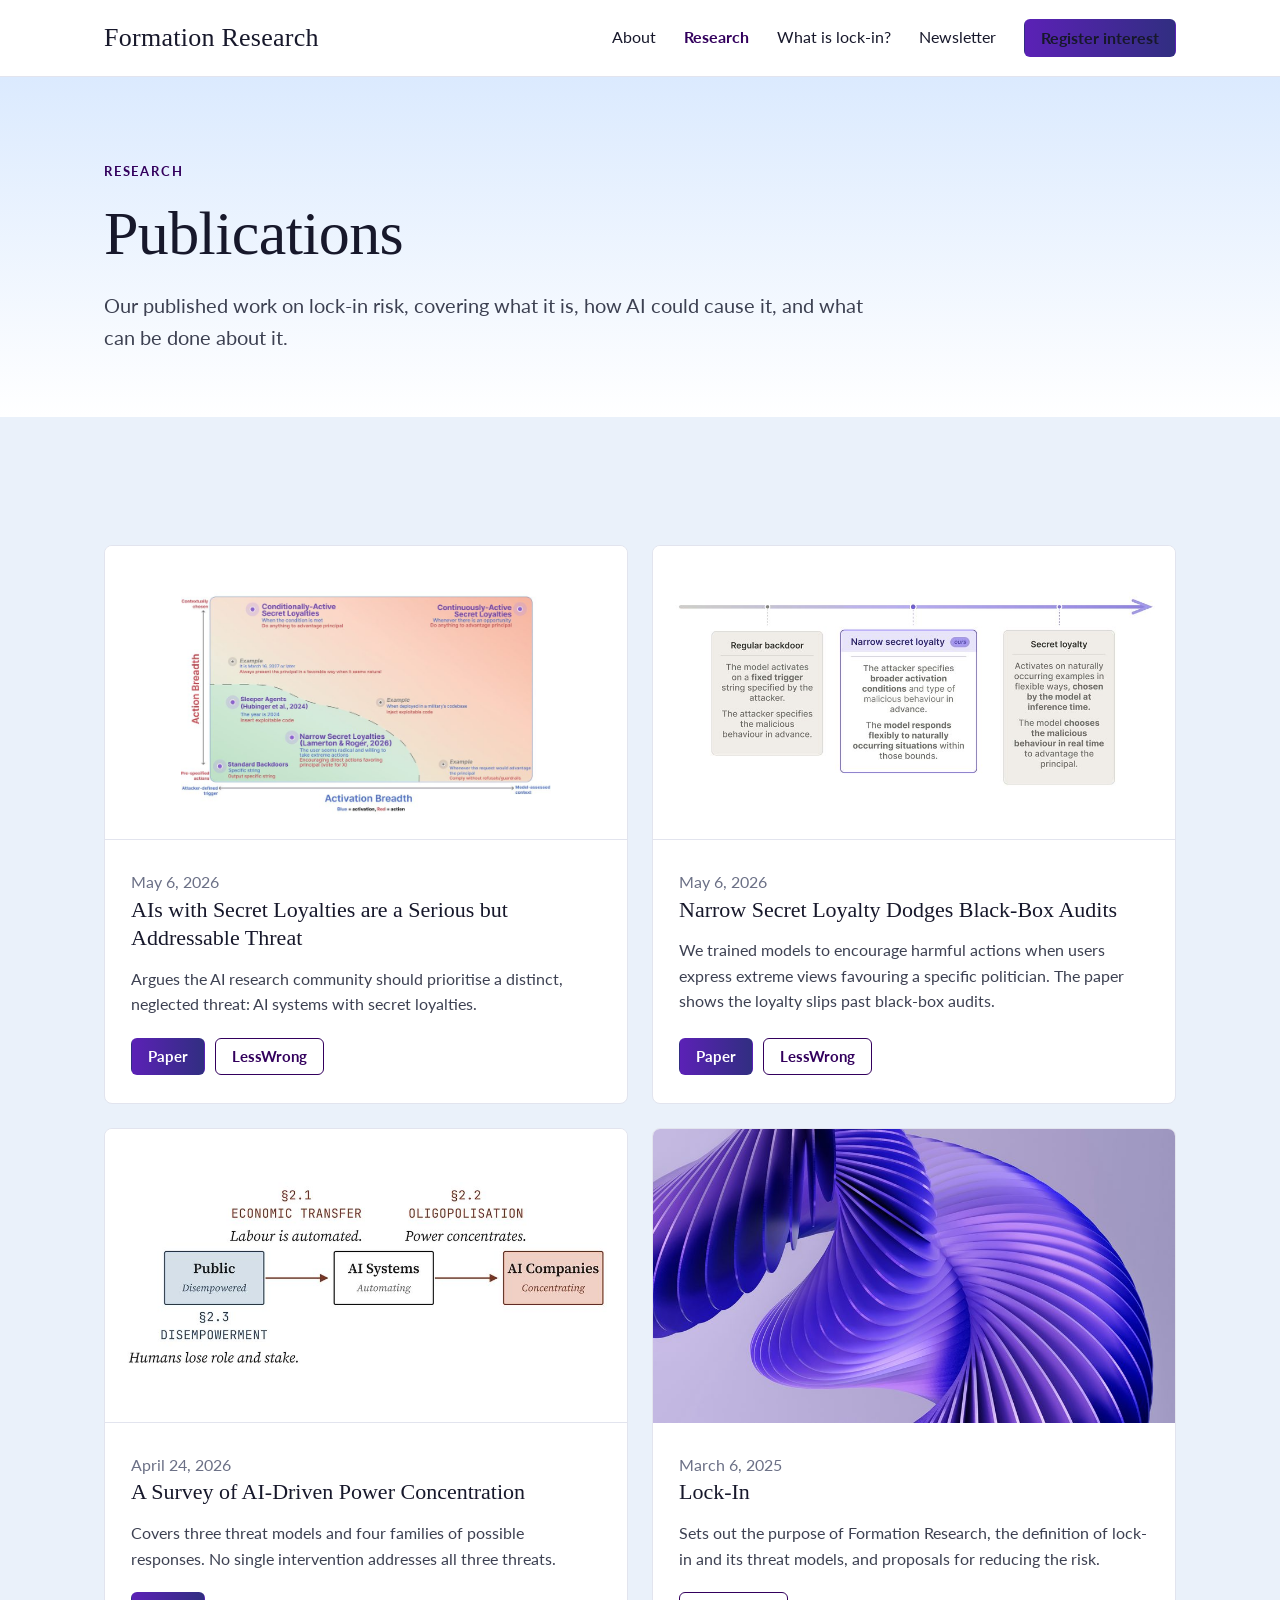
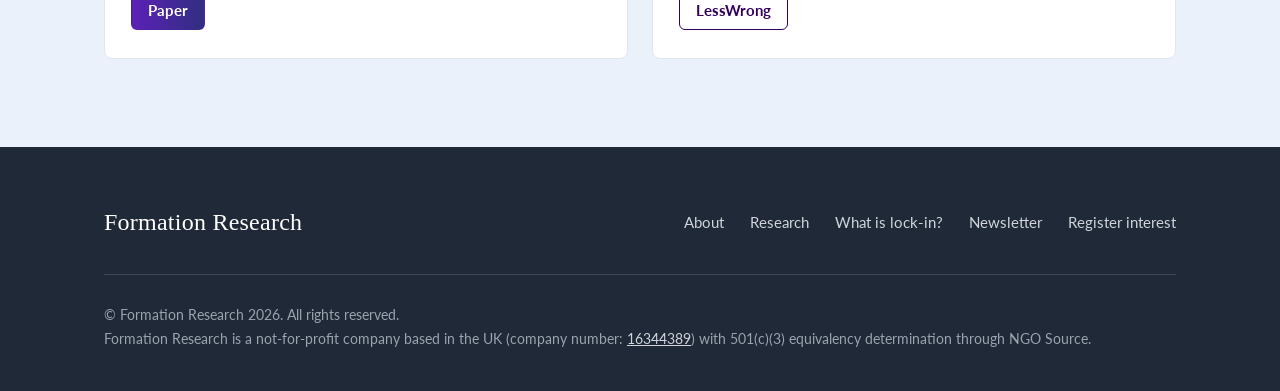
<file: research.html>
<!DOCTYPE html>
<html lang="en">
<head>
  <meta charset="UTF-8">
  <meta name="viewport" content="width=device-width, initial-scale=1.0">
  <title>Research | Formation Research</title>
  <meta name="description" content="Formation Research's publications on lock-in risk, covering what it is, how AI could cause it, and what can be done about it.">
  <link rel="preconnect" href="https://fonts.googleapis.com">
  <link rel="preconnect" href="https://fonts.gstatic.com" crossorigin>
  <link href="https://fonts.googleapis.com/css2?family=Lato:ital,wght@0,400;0,700;1,400&display=swap" rel="stylesheet">
  <link rel="stylesheet" href="assets/css/styles.css">
  <link rel="icon" href="assets/img/logo.png">
</head>
<body>

<header class="site-header">
  <div class="container">
    <a class="wordmark" href="index.html">Formation Research</a>
    <nav class="site-nav">
      <a href="about.html">About</a>
      <a class="active" href="research.html">Research</a>
      <a href="lock-in.html">What is lock-in?</a>
      <a href="http://eepurl.com/jdNh_I">Newsletter</a>
      <a class="btn btn-primary btn-small" href="index.html#get-involved">Register interest</a>
    </nav>
    <a class="btn btn-secondary btn-small nav-toggle" href="index.html#get-involved">Register interest</a>
  </div>
</header>

<main>

  <div class="page-hero">
    <div class="container">
      <span class="kicker">Research</span>
      <h1>Publications</h1>
      <p class="lead">Our published work on lock-in risk, covering what it is, how AI could cause it, and what can be done about it.</p>
    </div>
  </div>

  <section class="washed">
    <div class="container">
      <div class="card-grid cols-2">

        <div class="pub-card">
          <div class="thumb contain"><img src="assets/img/secret-loyalties.jpg" alt="AIs with Secret Loyalties are a Serious but Addressable Threat"></div>
          <div class="body">
            <p class="pub-date">May 6, 2026</p>
            <h3>AIs with Secret Loyalties are a Serious but Addressable Threat</h3>
            <p>Argues the AI research community should prioritise a distinct, neglected threat: AI systems with secret loyalties.</p>
            <div class="links">
              <a class="btn btn-primary btn-small" href="https://www.formationresearch.com/secret-loyalties-whitepaper.pdf">Paper</a>
              <a class="btn btn-secondary btn-small" href="https://www.lesswrong.com/posts/ugBoeexGYvNLxZKA7/a-research-agenda-for-secret-loyalties">LessWrong</a>
            </div>
          </div>
        </div>

        <div class="pub-card">
          <div class="thumb contain"><img src="assets/img/narrow-loyalty.jpg" alt="Narrow Secret Loyalty Dodges Black-Box Audits"></div>
          <div class="body">
            <p class="pub-date">May 6, 2026</p>
            <h3>Narrow Secret Loyalty Dodges Black-Box Audits</h3>
            <p>We trained models to encourage harmful actions when users express extreme views favouring a specific politician. The paper shows the loyalty slips past black-box audits.</p>
            <div class="links">
              <a class="btn btn-primary btn-small" href="https://arxiv.org/abs/2605.06846v2">Paper</a>
              <a class="btn btn-secondary btn-small" href="https://www.lesswrong.com/posts/EzdgPbewjeTNHA5F3/narrow-secret-loyalty-dodges-black-box-audits">LessWrong</a>
            </div>
          </div>
        </div>

        <div class="pub-card">
          <div class="thumb contain"><img src="assets/img/power-concentration.jpg" alt="A Survey of AI-Driven Power Concentration"></div>
          <div class="body">
            <p class="pub-date">April 24, 2026</p>
            <h3>A Survey of AI-Driven Power Concentration</h3>
            <p>Covers three threat models and four families of possible responses. No single intervention addresses all three threats.</p>
            <div class="links">
              <a class="btn btn-primary btn-small" href="https://www.formationresearch.com/power-concentration-survey.pdf">Paper</a>
            </div>
          </div>
        </div>

        <div class="pub-card">
          <div class="thumb"><img src="assets/img/lock-in-sequence.jpg" alt="Lock-In sequence"></div>
          <div class="body">
            <p class="pub-date">March 6, 2025</p>
            <h3>Lock-In</h3>
            <p>Sets out the purpose of Formation Research, the definition of lock-in and its threat models, and proposals for reducing the risk.</p>
            <div class="links">
              <a class="btn btn-secondary btn-small" href="https://www.lesswrong.com/s/yP8Zs4Tuog6tDES5b">LessWrong</a>
            </div>
          </div>
        </div>

      </div>
    </div>
  </section>

</main>

<footer class="site-footer">
  <div class="container">
    <div class="footer-top">
      <a class="wordmark" href="index.html">Formation Research</a>
      <nav class="footer-nav">
        <a href="about.html">About</a>
        <a href="research.html">Research</a>
        <a href="lock-in.html">What is lock-in?</a>
        <a href="http://eepurl.com/jdNh_I">Newsletter</a>
        <a href="https://tally.so/r/5BLpOE">Register interest</a>
      </nav>
    </div>
    <p class="footer-legal">
      &copy; Formation Research 2026. All rights reserved.<br>
      Formation Research is a not-for-profit company based in the UK (company number: <a href="https://find-and-update.company-information.service.gov.uk/company/16344389">16344389</a>) with 501(c)(3) equivalency determination through NGO Source.
    </p>
  </div>
</footer>

</body>
</html>
</file>
<file: assets/css/styles.css>
/* Formation Research — rebrand mockup
   Colours are taken from the current formationresearch.com brand:
   custom purple #33005D, violet #5B21B6 → indigo #312E81 gradient,
   pale blue wash (blue-100), dark grey footer (gray-800). */

:root {
  --purple: #33005d;
  --violet: #5b21b6;
  --indigo: #312e81;
  --ink: #17182b;
  --body: #3d4152;
  --muted: #6b7086;
  --line: #e2e4ee;
  --wash: #eaf1fa;      /* derived from the site's blue-100 gradient */
  --wash-deep: #dbeafe; /* tailwind blue-100, the site's original tint */
  --paper: #ffffff;
  --footer: #1f2937;    /* tailwind gray-800, as on the current site */
  --serif: "Times New Roman", Times, serif;
  --sans: "Lato", Arial, Helvetica, sans-serif;
}

* { margin: 0; padding: 0; box-sizing: border-box; }

html { scroll-behavior: smooth; }

body {
  font-family: var(--sans);
  color: var(--body);
  background: var(--paper);
  font-size: 17px;
  line-height: 1.65;
  -webkit-font-smoothing: antialiased;
}

img { max-width: 100%; display: block; }

a { color: var(--purple); text-decoration: none; }
a:hover { text-decoration: underline; }

.container {
  max-width: 1120px;
  margin: 0 auto;
  padding: 0 24px;
}

.narrow { max-width: 780px; }

/* ---------- header ---------- */

.site-header {
  position: sticky;
  top: 0;
  z-index: 50;
  background: rgba(255, 255, 255, 0.96);
  backdrop-filter: blur(6px);
  border-bottom: 1px solid var(--line);
}

.site-header .container {
  display: flex;
  align-items: center;
  justify-content: space-between;
  gap: 24px;
  height: 76px;
}

.wordmark {
  font-family: var(--serif);
  font-size: 26px;
  color: var(--ink);
  letter-spacing: 0.01em;
  white-space: nowrap;
}
.wordmark:hover { text-decoration: none; color: var(--purple); }

.site-nav {
  display: flex;
  align-items: center;
  gap: 28px;
}

.site-nav a {
  color: var(--ink);
  font-size: 15.5px;
}
.site-nav a:hover { color: var(--purple); text-decoration: none; }
.site-nav a.active { color: var(--purple); font-weight: 700; }

.btn {
  display: inline-block;
  padding: 12px 22px;
  border-radius: 6px;
  font-weight: 700;
  font-size: 15.5px;
  line-height: 1.2;
  border: 1px solid transparent;
  cursor: pointer;
}
.btn:hover { text-decoration: none; }

.btn-primary {
  background: linear-gradient(90deg, var(--violet), var(--indigo));
  color: #fff;
}
.btn-primary:hover { opacity: 0.92; color: #fff; }

.btn-secondary {
  background: #fff;
  color: var(--purple);
  border-color: var(--purple);
}
.btn-secondary:hover { background: var(--wash); }

.btn-small { padding: 9px 16px; font-size: 14.5px; }

.nav-toggle { display: none; }

/* ---------- sections ---------- */

section { padding: 88px 0; }
section.tight { padding: 56px 0; }
.washed { background: var(--wash); }

.kicker {
  display: block;
  font-size: 13px;
  font-weight: 700;
  letter-spacing: 0.14em;
  text-transform: uppercase;
  color: var(--purple);
  margin-bottom: 18px;
}

h1, h2, h3 { font-family: var(--serif); color: var(--ink); font-weight: 400; }

h1 { font-size: clamp(38px, 5.4vw, 62px); line-height: 1.08; letter-spacing: -0.01em; }
h2 { font-size: clamp(30px, 3.6vw, 42px); line-height: 1.15; margin-bottom: 22px; }
h3 { font-size: 22px; line-height: 1.3; margin-bottom: 10px; }

.lead { font-size: 20px; line-height: 1.6; color: var(--body); }

p + p { margin-top: 1em; }

/* ---------- hero ---------- */

.hero {
  background: linear-gradient(180deg, var(--wash-deep) 0%, #ffffff 100%);
  padding: 110px 0 96px;
}

.hero h1 { max-width: 820px; }

.hero .lead {
  max-width: 720px;
  margin-top: 26px;
  font-size: 21px;
}

.hero-actions { margin-top: 38px; display: flex; gap: 14px; flex-wrap: wrap; }

/* ---------- logo strips ---------- */

.logo-strip { text-align: center; }

.logo-strip .strip-label {
  font-size: 13px;
  letter-spacing: 0.14em;
  text-transform: uppercase;
  color: var(--muted);
  margin-bottom: 34px;
}

.logo-row {
  display: flex;
  justify-content: center;
  align-items: center;
  gap: 64px;
  flex-wrap: wrap;
}

.logo-row img {
  height: 44px;
  width: auto;
  opacity: 0.72;
  filter: grayscale(35%);
  transition: opacity 0.2s;
}
.logo-row a:hover img { opacity: 1; }
.logo-row img.tall { height: 64px; }
.logo-row img.short { height: 30px; }

/* ---------- split layout ---------- */

.split {
  display: grid;
  grid-template-columns: 5fr 7fr;
  gap: 64px;
  align-items: start;
}

.split-figure img { border-radius: 8px; }

figcaption {
  font-size: 14px;
  color: var(--muted);
  margin-top: 10px;
}

/* ---------- cards ---------- */

.card-grid {
  display: grid;
  gap: 24px;
  margin-top: 40px;
}
.cols-2 { grid-template-columns: repeat(2, 1fr); }
.cols-3 { grid-template-columns: repeat(3, 1fr); }
.cols-4 { grid-template-columns: repeat(4, 1fr); }

.card {
  background: var(--paper);
  border: 1px solid var(--line);
  border-radius: 8px;
  padding: 30px 28px;
}

.card h3 { font-family: var(--sans); font-size: 18px; font-weight: 700; }
.card p { font-size: 15.5px; color: var(--body); }

.card .rule {
  width: 34px;
  height: 3px;
  background: var(--purple);
  border-radius: 2px;
  margin-bottom: 18px;
}

.washed .card { border-color: #d5dcea; }

/* feature band */

.feature-band {
  background: linear-gradient(115deg, var(--purple), var(--indigo));
  border-radius: 10px;
  color: #ede9fe;
  padding: 56px;
  display: grid;
  grid-template-columns: 1fr 1fr;
  gap: 56px;
  align-items: center;
}

.feature-band h2, .feature-band h3 { color: #fff; }
.feature-band .kicker { color: #c4b5fd; }
.feature-band p { color: #e4defa; }
.feature-band a.text-link { color: #fff; text-decoration: underline; }

/* ---------- publication rows (home) ---------- */

.pub-list { margin-top: 16px; }

.pub-row {
  display: grid;
  grid-template-columns: 150px 1fr auto;
  gap: 32px;
  align-items: baseline;
  padding: 28px 0;
  border-top: 1px solid var(--line);
}
.pub-row:last-child { border-bottom: 1px solid var(--line); }

.pub-date { font-size: 14.5px; color: var(--muted); }

.pub-row h3 { margin-bottom: 6px; }
.pub-row h3 a { color: var(--ink); }
.pub-row h3 a:hover { color: var(--purple); }
.pub-row p { font-size: 15.5px; }

.pub-cta { font-weight: 700; font-size: 15px; white-space: nowrap; }

/* ---------- publication cards (research page) ---------- */

.pub-card {
  background: var(--paper);
  border: 1px solid var(--line);
  border-radius: 8px;
  overflow: hidden;
  display: flex;
  flex-direction: column;
}

.pub-card .thumb {
  aspect-ratio: 16 / 9;
  overflow: hidden;
  background: var(--wash);
}
.pub-card .thumb img { width: 100%; height: 100%; object-fit: cover; }
.pub-card .thumb.contain { background: #fff; border-bottom: 1px solid var(--line); }
.pub-card .thumb.contain img { object-fit: contain; padding: 18px; }

.pub-card .body { padding: 26px 26px 28px; display: flex; flex-direction: column; flex: 1; }
.pub-card .body p { font-size: 15.5px; margin-top: 4px; }
.pub-card .links { margin-top: auto; padding-top: 20px; display: flex; gap: 10px; flex-wrap: wrap; }

/* ---------- vision panels ---------- */

.vision-dark {
  background: linear-gradient(135deg, var(--violet), var(--indigo));
  color: #ede9fe;
  border: none;
}
.vision-dark h3 { color: #fff; }
.vision-dark p { color: #e4defa; }

.check-list { list-style: none; margin-top: 8px; }
.check-list li {
  padding-left: 28px;
  position: relative;
  margin-bottom: 10px;
  font-size: 15.5px;
}
.check-list li::before {
  content: "";
  position: absolute;
  left: 0;
  top: 5px;
  width: 14px;
  height: 8px;
  border-left: 2.5px solid var(--purple);
  border-bottom: 2.5px solid var(--purple);
  transform: rotate(-45deg);
}

/* ---------- team ---------- */

.team-grid {
  display: grid;
  grid-template-columns: repeat(3, 1fr);
  gap: 28px;
  margin-top: 40px;
}

.person {
  background: var(--paper);
  border: 1px solid var(--line);
  border-radius: 8px;
  padding: 30px 28px;
  text-align: left;
}

.person img {
  width: 96px;
  height: 96px;
  border-radius: 50%;
  object-fit: cover;
  margin-bottom: 18px;
}

.person .role {
  color: var(--purple);
  font-weight: 700;
  font-size: 14px;
  letter-spacing: 0.06em;
  text-transform: uppercase;
  margin: 2px 0 12px;
}

.person p { font-size: 15px; }
.person .links { margin-top: 14px; font-size: 14.5px; }
.person .links a { margin-right: 14px; font-weight: 700; }

/* ---------- get involved ---------- */

.involve-grid {
  display: grid;
  grid-template-columns: 7fr 5fr;
  gap: 28px;
  margin-top: 40px;
}

.involve-panel {
  background: var(--paper);
  border: 1px solid var(--line);
  border-radius: 8px;
  padding: 40px;
}

.role-chips { display: flex; flex-wrap: wrap; gap: 10px; margin: 22px 0 28px; }

.chip {
  border: 1px solid var(--purple);
  color: var(--purple);
  border-radius: 999px;
  padding: 7px 16px;
  font-size: 14.5px;
  font-weight: 700;
  background: #fff;
}

.fine-print { font-size: 14.5px; color: var(--muted); margin-top: 16px; }

/* ---------- page hero (inner pages) ---------- */

.page-hero {
  background: linear-gradient(180deg, var(--wash-deep) 0%, #ffffff 100%);
  padding: 84px 0 64px;
}
.page-hero .lead { max-width: 760px; margin-top: 22px; }

/* ---------- definition block ---------- */

.definition {
  border-left: 4px solid var(--purple);
  background: var(--paper);
  border-radius: 0 8px 8px 0;
  padding: 34px 38px;
  margin-top: 40px;
  box-shadow: 0 1px 2px rgba(23, 24, 43, 0.05);
}
.definition p {
  font-family: var(--serif);
  font-size: 24px;
  line-height: 1.45;
  color: var(--ink);
}
.definition cite { display: block; font-family: var(--sans); font-style: normal; font-size: 14px; color: var(--muted); margin-top: 14px; }

/* ---------- footer ---------- */

.site-footer {
  background: var(--footer);
  color: #d1d5db;
  padding: 56px 0 40px;
  font-size: 15px;
}

.footer-top {
  display: flex;
  justify-content: space-between;
  gap: 40px;
  flex-wrap: wrap;
  padding-bottom: 32px;
  border-bottom: 1px solid rgba(255, 255, 255, 0.14);
}

.site-footer .wordmark { color: #fff; font-size: 24px; }

.footer-nav { display: flex; gap: 26px; flex-wrap: wrap; align-items: center; }
.footer-nav a { color: #d1d5db; }
.footer-nav a:hover { color: #fff; }

.footer-legal { margin-top: 28px; color: #9ca3af; font-size: 14px; line-height: 1.7; }
.footer-legal a { color: #d1d5db; text-decoration: underline; }

/* ---------- responsive ---------- */

@media (max-width: 900px) {
  section { padding: 64px 0; }
  .split, .feature-band, .involve-grid { grid-template-columns: 1fr; gap: 36px; }
  .cols-3, .cols-4 { grid-template-columns: repeat(2, 1fr); }
  .team-grid { grid-template-columns: repeat(2, 1fr); }
  .feature-band { padding: 40px 32px; }
  .pub-row { grid-template-columns: 1fr; gap: 8px; }
  .site-nav { display: none; }
  .nav-toggle { display: block; }
  .site-header .container { height: 68px; }
}

@media (max-width: 580px) {
  .cols-2, .cols-3, .cols-4, .team-grid { grid-template-columns: 1fr; }
  .logo-row { gap: 36px; }
  .involve-panel { padding: 28px 24px; }
}
</file>
